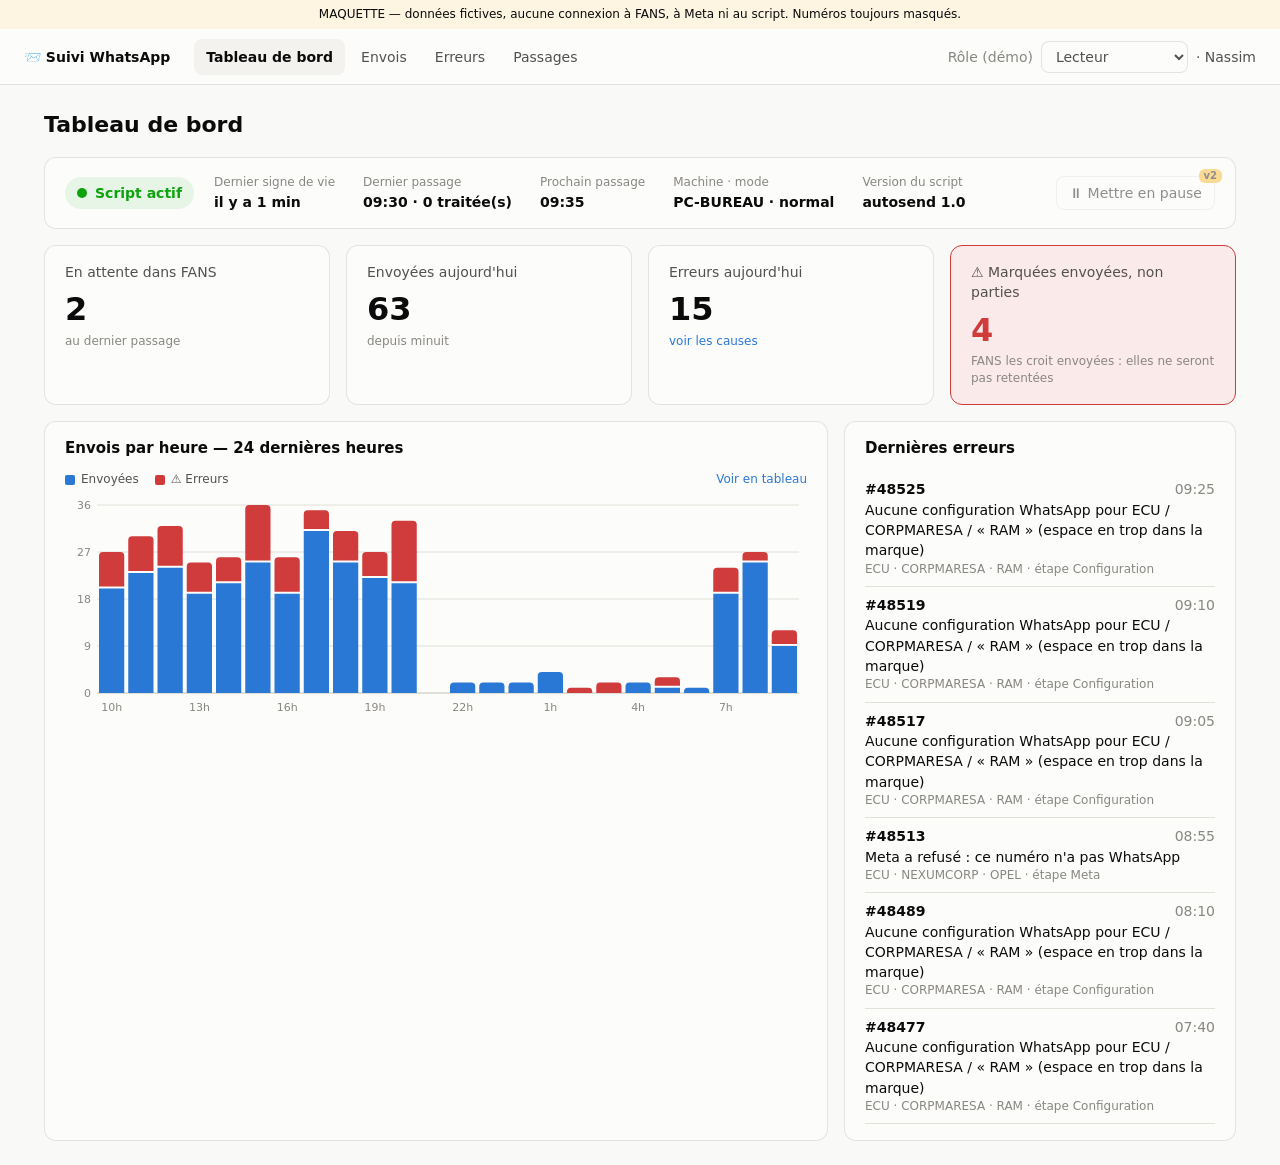
<file: interface-suivi/maquette.html>
<!doctype html>
<html lang="fr">
<head>
<meta charset="utf-8">
<meta name="viewport" content="width=device-width, initial-scale=1">
<title>Suivi des envois WhatsApp — maquette</title>
<style>
  :root {
    color-scheme: light;
    --page: #f9f9f7; --surface: #fcfcfb; --surface-2: #f3f2ee;
    --ink: #0b0b0b; --ink-2: #52514e; --muted: #898781;
    --grid: #e1e0d9; --axis: #c3c2b7; --border: rgba(11,11,11,0.10);
    --series-ok: #2a78d6; --critical: #d03b3b; --good: #0ca30c; --warning: #fab219; --serious: #ec835a;
    --accent: #2a78d6; --accent-ink: #ffffff;
    --crit-bg: #fbeaea; --warn-bg: #fdf4e1; --good-bg: #e7f5e7;
  }
  @media (prefers-color-scheme: dark) {
    :root:where(:not([data-theme="light"])) {
      color-scheme: dark;
      --page: #0d0d0d; --surface: #1a1a19; --surface-2: #232321;
      --ink: #f0efec; --ink-2: #c3c2b7; --muted: #898781;
      --grid: #2c2c2a; --axis: #383835; --border: rgba(255,255,255,0.10);
      --series-ok: #3987e5; --accent: #3987e5;
      --crit-bg: #3a1d1d; --warn-bg: #3a2f14; --good-bg: #16301a;
    }
  }
  * { box-sizing: border-box; }
  body { margin: 0; font: 14px/1.45 system-ui, -apple-system, "Segoe UI", sans-serif; background: var(--page); color: var(--ink); }
  header { display: flex; align-items: center; gap: 24px; padding: 0 24px; height: 56px; background: var(--surface); border-bottom: 1px solid var(--border); position: sticky; top: 0; z-index: 5; }
  header .logo { font-weight: 700; white-space: nowrap; }
  header nav { display: flex; gap: 4px; flex: 1; }
  header nav a { padding: 8px 12px; border-radius: 8px; color: var(--ink-2); text-decoration: none; }
  header nav a.actif { background: var(--surface-2); color: var(--ink); font-weight: 600; }
  header .user { display: flex; align-items: center; gap: 8px; color: var(--ink-2); white-space: nowrap; }
  select, input, button { font: inherit; color: inherit; }
  select, input { background: var(--surface); border: 1px solid var(--border); border-radius: 8px; padding: 6px 10px; }
  .demo { background: var(--warn-bg); color: var(--ink); text-align: center; padding: 6px; font-size: 12px; }
  main { max-width: 1240px; margin: 0 auto; padding: 24px; }
  h1 { font-size: 22px; margin: 0 0 16px; }
  h2 { font-size: 15px; margin: 0 0 12px; }
  .carte { background: var(--surface); border: 1px solid var(--border); border-radius: 12px; padding: 16px 20px; overflow-x: auto; }
  .grille { display: grid; gap: 16px; }
  .g4 { grid-template-columns: repeat(4, 1fr); }
  .g2 { grid-template-columns: 2fr 1fr; }
  @media (max-width: 900px) { .g4 { grid-template-columns: repeat(2, 1fr); } .g2 { grid-template-columns: 1fr; } header nav { overflow-x: auto; } }
  .etat { display: flex; align-items: center; gap: 20px; flex-wrap: wrap; }
  .pastille { display: inline-flex; align-items: center; gap: 8px; padding: 6px 12px; border-radius: 999px; font-weight: 600; }
  .pastille::before { content: ""; width: 10px; height: 10px; border-radius: 50%; background: currentColor; }
  .p-ok { background: var(--good-bg); color: var(--good); }
  .p-retard { background: var(--warn-bg); color: #b07800; }
  .p-ko { background: var(--crit-bg); color: var(--critical); }
  .etat dl { display: flex; gap: 28px; margin: 0; flex-wrap: wrap; }
  .etat dt { color: var(--muted); font-size: 12px; }
  .etat dd { margin: 0; font-weight: 600; }
  .tuile .val { font-size: 32px; font-weight: 700; margin-top: 4px; }
  .tuile .lib { color: var(--ink-2); }
  .tuile .sous { color: var(--muted); font-size: 12px; }
  .tuile.alerte { border-color: var(--critical); background: var(--crit-bg); }
  .tuile.alerte .val { color: var(--critical); }
  table { width: 100%; border-collapse: collapse; }
  th { text-align: left; color: var(--muted); font-weight: 500; font-size: 12px; padding: 8px; border-bottom: 1px solid var(--grid); white-space: nowrap; }
  td { padding: 8px; border-bottom: 1px solid var(--grid); vertical-align: top; }
  td.num, th.num { text-align: right; font-variant-numeric: tabular-nums; }
  tbody tr { cursor: pointer; }
  tbody tr:hover { background: var(--surface-2); }
  .badge { display: inline-flex; align-items: center; gap: 4px; padding: 2px 8px; border-radius: 6px; font-size: 12px; font-weight: 600; white-space: nowrap; }
  .b-ok { background: var(--good-bg); color: var(--good); }
  .b-ko { background: var(--crit-bg); color: var(--critical); }
  .b-fantome { background: var(--critical); color: #fff; }
  .b-mode { background: var(--warn-bg); color: #8a5e00; }
  .b-etape { background: var(--surface-2); color: var(--ink-2); }
  .filtres { display: flex; gap: 8px; flex-wrap: wrap; margin-bottom: 12px; align-items: center; }
  .filtres .plein { flex: 1; min-width: 160px; }
  .muted { color: var(--muted); }
  .lien { color: var(--accent); cursor: pointer; text-decoration: none; }
  .btn { background: var(--surface); border: 1px solid var(--border); border-radius: 8px; padding: 6px 12px; cursor: pointer; }
  .btn[disabled] { opacity: .45; cursor: not-allowed; }
  .btn-v2 { position: relative; }
  .btn-v2::after { content: "v2"; position: absolute; top: -8px; right: -8px; background: var(--warning); color: #0b0b0b; font-size: 10px; font-weight: 700; padding: 0 5px; border-radius: 6px; }
  /* graphique */
  .legende { display: flex; gap: 16px; font-size: 12px; color: var(--ink-2); margin-bottom: 8px; align-items: center; }
  .legende span { display: inline-flex; align-items: center; gap: 6px; }
  .legende i { width: 10px; height: 10px; border-radius: 2px; display: inline-block; }
  .legende .bascule { margin-left: auto; }
  svg text { fill: var(--muted); font-size: 11px; font-variant-numeric: tabular-nums; }
  .infobulle { position: fixed; pointer-events: none; background: var(--surface); border: 1px solid var(--border); border-radius: 8px; padding: 8px 10px; font-size: 12px; box-shadow: 0 4px 16px rgba(0,0,0,.12); display: none; z-index: 10; }
  .cause { display: flex; gap: 16px; align-items: flex-start; padding: 12px 0; border-bottom: 1px solid var(--grid); }
  .cause:last-child { border-bottom: 0; }
  .cause .nb { font-size: 22px; font-weight: 700; min-width: 48px; text-align: right; font-variant-numeric: tabular-nums; }
  .chrono { list-style: none; margin: 0; padding: 0; }
  .chrono li { display: flex; gap: 12px; padding: 8px 0; }
  .chrono .point { width: 12px; height: 12px; border-radius: 50%; margin-top: 4px; flex: none; }
  pre { background: var(--surface-2); padding: 12px; border-radius: 8px; overflow: auto; font-size: 12px; }
  td.detail { max-width: 260px; white-space: nowrap; overflow: hidden; text-overflow: ellipsis; }
  td { white-space: nowrap; }
  .vide { padding: 32px; text-align: center; color: var(--muted); }
</style>
</head>
<body>
<div class="demo">MAQUETTE — données fictives, aucune connexion à FANS, à Meta ni au script. Numéros toujours masqués.</div>
<header>
  <div class="logo">📨 Suivi WhatsApp</div>
  <nav id="nav">
    <a href="#/" data-p="tableau">Tableau de bord</a>
    <a href="#/envois" data-p="envois">Envois</a>
    <a href="#/erreurs" data-p="erreurs">Erreurs</a>
    <a href="#/passages" data-p="passages">Passages</a>
  </nav>
  <div class="user">
    <label class="muted" for="role">Rôle (démo)</label>
    <select id="role"><option value="lecteur">Lecteur</option><option value="operateur">Opérateur (v2)</option><option value="admin">Administrateur</option></select>
    <span>· Nassim</span>
  </div>
</header>
<main id="page"></main>
<div class="infobulle" id="bulle"></div>

<script>
// ───────────── Données fictives (déterministes) ─────────────
let graine = 7;
const alea = () => (graine = (graine * 16807) % 2147483647) / 2147483647;
const choisir = (t) => t[Math.floor(alea() * t.length)];
const MAINTENANT = new Date("2026-11-12T09:32:00");
const CONFIGS = [
  { pays: "ECU", importateur: "NEXUMCORP", marque: "PEUGEOT", ind: "593" },
  { pays: "ECU", importateur: "NEXUMCORP", marque: "OPEL", ind: "593" },
  { pays: "ECU", importateur: "CORPMARESA", marque: "Jeep", ind: "593" },
  { pays: "ECU", importateur: "CORPMARESA", marque: "RAM ", ind: "593" },
  { pays: "BOL", importateur: "VENSA", marque: "PEUGEOT", ind: "591" },
  { pays: "BOL", importateur: "VENSA", marque: "CITROEN", ind: "591" },
  { pays: "CHL", importateur: "DERCO", marque: "JEEP", ind: "56" },
];
const CONCESSIONS = { ECU: ["Quito Norte", "Guayaquil Centro", "Cuenca"], BOL: ["Santa Cruz", "La Paz Sur"], CHL: ["Santiago Oriente", "Viña del Mar"] };
const ERREURS = [
  { etape: "config", http: null, message: "Aucune configuration WhatsApp pour ECU / CORPMARESA / « RAM  » (espace en trop dans la marque)", brut: "wab introuvable", fantome: false, filtre: (c) => c.marque === "RAM " },
  { etape: "meta", http: 400, message: "Meta a refusé : ce numéro n'a pas WhatsApp", brut: '{"error":{"code":131026,"message":"Message undeliverable"}}', fantome: true },
  { etape: "bot_client", http: 0, message: "Le bot du client ne répond pas (délai dépassé)", brut: "fetch failed: ETIMEDOUT", fantome: false },
  { etape: "fans", http: 500, message: "FANS n'a pas enregistré la date d'envoi", brut: "HTTP 500", fantome: false },
  { etape: "meta", http: 401, message: "Meta a refusé : jeton d'accès expiré", brut: '{"error":{"code":190,"message":"Error validating access token"}}', fantome: true },
];
const ETAPES = { config: "Configuration", bot_client: "Bot du client", fans: "FANS", meta: "Meta" };
const PRENOMS = ["Paolo", "María", "Luis", "Ana", "Jorge", "Carla", "Diego", "Sofía", "Andrés", "Valeria"];

const passages = [];
const envois = [];
let idEnquete = 48100;
for (let i = 0; i < 288; i++) { // 24 h de passages toutes les 5 min
  const debut = new Date(MAINTENANT.getTime() - (i * 5 + 2) * 60000);
  const h = debut.getHours();
  const actif = h >= 7 && h <= 20;
  const nb = actif ? Math.floor(alea() * 6) : (alea() < 0.1 ? 1 : 0);
  const p = { id: `P${String(288 - i).padStart(4, "0")}`, debut, duree: 0, attente: nb + Math.floor(alea() * 3), traitees: nb, ok: 0, ko: 0, mode: i === 140 ? "dry-run" : "normal", machine: "PC-BUREAU" };
  for (let k = 0; k < nb; k++) {
    let c = choisir(CONFIGS);
    const t = new Date(debut.getTime() + k * 3500 + 900);
    let err = null;
    if (c.marque === "RAM ") err = ERREURS[0];
    else if (alea() < 0.09) err = choisir(ERREURS.slice(1, 4));
    if (h === 3 && alea() < 0.8) err = ERREURS[4];
    const e = {
      id: idEnquete++, survey: alea() < 0.65 ? 1 : 2, date: t, passage: p.id, ...c,
      concession: choisir(CONCESSIONS[c.pays]), prenom: choisir(PRENOMS),
      tel: c.ind + "•••••" + String(Math.floor(alea() * 9000 + 1000)),
      statut: p.mode === "dry-run" ? "simule" : err ? "erreur" : "ok", erreur: p.mode === "dry-run" ? null : err,
      wamid: err ? null : "wamid.HBgM" + Math.floor(alea() * 1e9),
    };
    envois.push(e);
    if (e.statut === "ok") p.ok++; else if (e.statut === "erreur") p.ko++;
  }
  p.duree = 1 + nb * 3.4 + alea();
  passages.push(p);
}
// numéros d'enquête croissants dans le temps (les plus récentes en premier dans les listes)
[...envois].reverse().forEach((e, i) => (e.id = 48100 + i));
const fantomes = envois.filter((e) => e.erreur?.fantome);

// ───────────── Outils ─────────────
const $ = (s) => document.querySelector(s);
const fmtH = (d) => d.toLocaleTimeString("fr-FR", { hour: "2-digit", minute: "2-digit" });
const fmtDH = (d) => d.toLocaleDateString("fr-FR", { day: "2-digit", month: "2-digit" }) + " " + fmtH(d);
const esc = (s) => String(s).replace(/[&<>"]/g, (c) => ({ "&": "&amp;", "<": "&lt;", ">": "&gt;", '"': "&quot;" }[c]));
const badgeStatut = (e) => e.statut === "ok" ? '<span class="badge b-ok">✓ Envoyée</span>'
  : e.statut === "simule" ? '<span class="badge b-mode">Simulation</span>'
  : e.erreur.fantome ? '<span class="badge b-fantome">⚠ Marquée envoyée, non partie</span>'
  : '<span class="badge b-ko">✕ Erreur</span>';
const role = () => $("#role").value;
const boutonV2 = (libelle) => `<button class="btn btn-v2" disabled title="Prévu en v2 (rôle Opérateur)">${libelle}</button>`;

// ───────────── Pages ─────────────
function pageTableau() {
  const jour = envois.filter((e) => e.date.toDateString() === MAINTENANT.toDateString());
  const ok = jour.filter((e) => e.statut === "ok").length, ko = jour.filter((e) => e.statut === "erreur").length;
  const fJour = jour.filter((e) => e.erreur?.fantome).length;
  const dernier = passages[0];
  return `
  <h1>Tableau de bord</h1>
  <div class="carte etat" style="margin-bottom:16px">
    <span class="pastille p-ok">Script actif</span>
    <dl>
      <div><dt>Dernier signe de vie</dt><dd>il y a 1 min</dd></div>
      <div><dt>Dernier passage</dt><dd>${fmtH(dernier.debut)} · ${dernier.traitees} traitée(s)</dd></div>
      <div><dt>Prochain passage</dt><dd>${fmtH(new Date(dernier.debut.getTime() + 5 * 60000))}</dd></div>
      <div><dt>Machine · mode</dt><dd>${dernier.machine} · normal</dd></div>
      <div><dt>Version du script</dt><dd>autosend 1.0</dd></div>
    </dl>
    <span style="margin-left:auto; display:flex; gap:8px">${boutonV2("⏸ Mettre en pause")}</span>
  </div>
  <div class="grille g4" style="margin-bottom:16px">
    <div class="carte tuile"><div class="lib">En attente dans FANS</div><div class="val">${dernier.attente}</div><div class="sous">au dernier passage</div></div>
    <div class="carte tuile"><div class="lib">Envoyées aujourd'hui</div><div class="val">${ok}</div><div class="sous">depuis minuit</div></div>
    <div class="carte tuile"><div class="lib">Erreurs aujourd'hui</div><div class="val">${ko}</div><div class="sous"><a class="lien" href="#/erreurs">voir les causes</a></div></div>
    <div class="carte tuile ${fJour ? "alerte" : ""}"><div class="lib">⚠ Marquées envoyées, non parties</div><div class="val">${fJour}</div><div class="sous">FANS les croit envoyées : elles ne seront pas retentées</div></div>
  </div>
  <div class="grille g2">
    <div class="carte">
      <h2>Envois par heure — 24 dernières heures</h2>
      <div class="legende"><span><i style="background:var(--series-ok)"></i>Envoyées</span><span><i style="background:var(--critical)"></i>⚠ Erreurs</span>
        <a class="lien bascule" id="basculeTable">Voir en tableau</a></div>
      <div id="graphique"></div>
    </div>
    <div class="carte">
      <h2>Dernières erreurs</h2>
      ${envois.filter((e) => e.statut === "erreur").slice(0, 6).map((e) => `
        <div style="padding:8px 0; border-bottom:1px solid var(--grid); cursor:pointer" onclick="location.hash='#/enquete/${e.id}'">
          <div style="display:flex; justify-content:space-between; gap:8px"><b>#${e.id}</b><span class="muted">${fmtH(e.date)}</span></div>
          <div>${esc(e.erreur.message)}</div>
          <div class="muted" style="font-size:12px">${e.pays} · ${e.importateur} · ${esc(e.marque.trim())} · étape ${ETAPES[e.erreur.etape]}</div>
        </div>`).join("")}
    </div>
  </div>`;
}

function dessinerGraphique() {
  const zone = $("#graphique"); if (!zone) return;
  const heures = [];
  for (let i = 23; i >= 0; i--) {
    const fin = new Date(MAINTENANT); fin.setMinutes(0, 0, 0); fin.setHours(fin.getHours() - i + 1);
    const debut = new Date(fin.getTime() - 3600000);
    const dans = envois.filter((e) => e.date >= debut && e.date < fin);
    heures.push({ debut, ok: dans.filter((e) => e.statut === "ok").length, ko: dans.filter((e) => e.statut === "erreur").length });
  }
  zone._heures = heures;
  if (zone.dataset.vue === "table") {
    zone.innerHTML = `<table><thead><tr><th>Heure</th><th class="num">Envoyées</th><th class="num">Erreurs</th></tr></thead><tbody>${heures.map((h) => `<tr><td>${fmtH(h.debut)}</td><td class="num">${h.ok}</td><td class="num">${h.ko}</td></tr>`).join("")}</tbody></table>`;
    return;
  }
  const W = zone.clientWidth || 700, H = 220, m = { g: 32, d: 8, h: 8, b: 24 };
  const max = Math.max(5, ...heures.map((h) => h.ok + h.ko));
  const pas = Math.ceil(max / 4);
  const yMax = pas * 4;
  const lw = (W - m.g - m.d) / heures.length, bw = Math.max(4, lw - 4);
  const y = (v) => m.h + (H - m.h - m.b) * (1 - v / yMax);
  let s = `<svg width="${W}" height="${H}" role="img" aria-label="Envois et erreurs par heure">`;
  for (let v = 0; v <= yMax; v += pas) s += `<line x1="${m.g}" x2="${W - m.d}" y1="${y(v)}" y2="${y(v)}" stroke="var(${v ? "--grid" : "--axis"})"/><text x="${m.g - 6}" y="${y(v) + 4}" text-anchor="end">${v}</text>`;
  heures.forEach((h, i) => {
    const x = m.g + i * lw + (lw - bw) / 2;
    const yOk = y(h.ok), yKo = y(h.ok + h.ko);
    if (h.ok) s += `<path d="${barre(x, yOk, bw, y(0) - yOk, !h.ko)}" fill="var(--series-ok)"/>`;
    if (h.ko) s += `<path d="${barre(x, yKo, bw, yOk - yKo - (h.ok ? 2 : 0), true)}" fill="var(--critical)"/>`;
    if (i % 3 === 0) s += `<text x="${x + bw / 2}" y="${H - 6}" text-anchor="middle">${h.debut.getHours()}h</text>`;
    s += `<rect x="${m.g + i * lw}" y="${m.h}" width="${lw}" height="${H - m.h - m.b}" fill="transparent" data-i="${i}"/>`;
  });
  zone.innerHTML = s + "</svg>";
  const bulle = $("#bulle");
  zone.querySelectorAll("rect[data-i]").forEach((r) => {
    r.addEventListener("mousemove", (ev) => {
      const h = heures[r.dataset.i];
      bulle.innerHTML = `<b>${fmtH(h.debut)} – ${fmtH(new Date(h.debut.getTime() + 3600000))}</b><br>Envoyées : ${h.ok}<br>⚠ Erreurs : ${h.ko}`;
      bulle.style.display = "block"; bulle.style.left = ev.clientX + 12 + "px"; bulle.style.top = ev.clientY + 12 + "px";
      r.setAttribute("fill", "rgba(127,127,127,.08)");
    });
    r.addEventListener("mouseleave", () => { bulle.style.display = "none"; r.setAttribute("fill", "transparent"); });
  });
}
function barre(x, y, w, h, arrondi) { // haut arrondi 4px, base droite sur l'axe
  if (h <= 0) return "";
  const r = arrondi ? Math.min(4, w / 2, h) : 0;
  return `M${x},${y + h} V${y + r} Q${x},${y} ${x + r},${y} H${x + w - r} Q${x + w},${y} ${x + w},${y + r} V${y + h} Z`;
}

const filtres = { statut: "", importateur: "", marque: "", survey: "", texte: "" };
function pageEnvois() {
  const liste = envois.filter((e) =>
    (!filtres.statut || (filtres.statut === "fantome" ? e.erreur?.fantome : e.statut === filtres.statut)) &&
    (!filtres.importateur || e.importateur === filtres.importateur) &&
    (!filtres.marque || e.marque.trim() === filtres.marque) &&
    (!filtres.survey || String(e.survey) === filtres.survey) &&
    (!filtres.texte || String(e.id).includes(filtres.texte)));
  const opt = (vals, cle, lib) => `<select data-f="${cle}"><option value="">${lib}</option>${vals.map((v) => `<option ${filtres[cle] === v ? "selected" : ""} value="${v}">${v}</option>`).join("")}</select>`;
  return `
  <h1>Envois</h1>
  <div class="carte">
    <div class="filtres">
      <select><option>24 dernières heures</option><option>7 derniers jours</option><option>30 derniers jours</option></select>
      <select data-f="statut"><option value="">Tous les statuts</option>
        <option value="ok" ${filtres.statut === "ok" ? "selected" : ""}>Envoyées</option>
        <option value="erreur" ${filtres.statut === "erreur" ? "selected" : ""}>En erreur</option>
        <option value="fantome" ${filtres.statut === "fantome" ? "selected" : ""}>Marquées envoyées, non parties</option>
        <option value="simule" ${filtres.statut === "simule" ? "selected" : ""}>Simulations</option></select>
      ${opt([...new Set(CONFIGS.map((c) => c.importateur))], "importateur", "Tous les importateurs")}
      ${opt([...new Set(CONFIGS.map((c) => c.marque.trim()))], "marque", "Toutes les marques")}
      <select data-f="survey"><option value="">Enquêtes 1 et 2</option><option value="1" ${filtres.survey === "1" ? "selected" : ""}>1 · Après-vente</option><option value="2" ${filtres.survey === "2" ? "selected" : ""}>2 · Vente</option></select>
      <input class="plein" data-f="texte" placeholder="N° d'enquête…" value="${esc(filtres.texte)}">
      <button class="btn">⬇ Export CSV</button>
    </div>
    <div class="muted" style="margin-bottom:8px">${liste.length} enquête(s)</div>
    <table><thead><tr><th>Heure</th><th>Enquête</th><th>Type</th><th>Pays</th><th>Importateur</th><th>Marque</th><th>Concession</th><th>Téléphone</th><th>Statut</th><th>Détail</th></tr></thead>
    <tbody>${liste.slice(0, 80).map((e) => `<tr onclick="location.hash='#/enquete/${e.id}'">
      <td>${fmtDH(e.date)}</td><td>#${e.id}</td><td>${e.survey === 1 ? "Après-vente" : "Vente"}</td><td>${e.pays}</td><td>${e.importateur}</td><td>${esc(e.marque.trim())}</td><td>${e.concession}</td><td class="muted">${e.tel}</td>
      <td>${badgeStatut(e)}</td><td class="muted detail" title="${e.erreur ? esc(e.erreur.message) : ""}">${e.erreur ? esc(e.erreur.message) : e.statut === "ok" ? "Accepté par Meta" : "Rien envoyé (dry-run)"}</td></tr>`).join("")}</tbody></table>
    ${liste.length > 80 ? `<div class="vide">… ${liste.length - 80} de plus (pagination)</div>` : ""}
    ${liste.length === 0 ? '<div class="vide">Aucune enquête pour ces filtres.</div>' : ""}
  </div>`;
}

function pageErreurs() {
  const erreurs = envois.filter((e) => e.statut === "erreur");
  const groupes = {};
  for (const e of erreurs) (groupes[e.erreur.message] ||= { ...e.erreur, liste: [] }).liste.push(e);
  const tri = Object.values(groupes).sort((a, b) => b.fantome - a.fantome || b.liste.length - a.liste.length);
  const conseils = { config: "Corriger la marque / l'importateur dans FANS ou ajouter la configuration WhatsApp correspondante.", meta: "Vérifier le numéro du client ou renouveler le jeton Meta du compte.", bot_client: "Vérifier que le bot du client tourne (pm2) et répond.", fans: "Vérifier l'API FANS." };
  return `
  <h1>Erreurs <span class="muted" style="font-size:14px; font-weight:400">· 24 dernières heures · regroupées par cause</span></h1>
  ${fantomes.length ? `<div class="carte" style="border-color:var(--critical); background:var(--crit-bg); margin-bottom:16px">
    <b>⚠ ${fantomes.length} enquête(s) marquées « envoyées » dans FANS mais jamais parties.</b>
    Le script a noté la date d'envoi dans FANS avant que Meta ne refuse le message : elles ne seront pas retentées automatiquement.
    <a class="lien" onclick="filtres.statut='fantome'; location.hash='#/envois'">Voir la liste</a></div>` : ""}
  <div class="carte">
    ${tri.map((g) => `<div class="cause">
      <div class="nb">${g.liste.length}</div>
      <div style="flex:1">
        <div><b>${esc(g.message)}</b> ${g.fantome ? '<span class="badge b-fantome">⚠ marquées envoyées</span>' : ""}</div>
        <div class="muted">Étape : <span class="badge b-etape">${ETAPES[g.etape]}</span> ${g.http !== null ? "· HTTP " + g.http : ""} · dernière à ${fmtH(g.liste[0].date)} ·
          ${[...new Set(g.liste.map((e) => e.importateur + " / " + e.marque.trim()))].join(", ")}</div>
        <div style="margin-top:4px">💡 ${conseils[g.etape]}</div>
        <div style="margin-top:6px; display:flex; gap:6px; flex-wrap:wrap">${g.liste.slice(0, 8).map((e) => `<a class="lien" href="#/enquete/${e.id}">#${e.id}</a>`).join(" ")}${g.liste.length > 8 ? " …" : ""}</div>
      </div>
      <div>${boutonV2("↻ Relancer")}</div>
    </div>`).join("")}
  </div>`;
}

function pagePassages() {
  return `
  <h1>Passages du script</h1>
  <div class="carte">
    <table><thead><tr><th>Début</th><th>Passage</th><th>Mode</th><th>Machine</th><th class="num">En attente</th><th class="num">Traitées</th><th class="num">Envoyées</th><th class="num">Erreurs</th><th class="num">Durée</th></tr></thead>
    <tbody>${passages.slice(0, 60).map((p) => `<tr onclick="filtres.texte=''; location.hash='#/envois'">
      <td>${fmtDH(p.debut)}</td><td class="muted">${p.id}</td><td>${p.mode === "normal" ? "normal" : '<span class="badge b-mode">' + p.mode + "</span>"}</td><td>${p.machine}</td>
      <td class="num">${p.attente}</td><td class="num">${p.traitees}</td><td class="num">${p.ok}</td><td class="num" style="${p.ko ? "color:var(--critical); font-weight:600" : ""}">${p.ko ? "⚠ " + p.ko : 0}</td><td class="num">${p.duree.toFixed(1)} s</td></tr>`).join("")}</tbody></table>
  </div>`;
}

function pageEnquete(id) {
  const e = envois.find((x) => x.id === Number(id));
  if (!e) return '<div class="vide">Enquête introuvable.</div>';
  const etapes = ["config", "bot_client", "fans", "meta"];
  const echec = e.erreur ? etapes.indexOf(e.erreur.etape) : 99;
  const libelles = { config: "Configuration WhatsApp trouvée", bot_client: "Bot du client : enquête enregistrée (/sending)", fans: "FANS : date d'envoi enregistrée", meta: "Meta : message accepté" };
  return `
  <p><a class="lien" onclick="history.back()">← Retour</a></p>
  <h1>Enquête #${e.id} ${badgeStatut(e)}</h1>
  <div class="grille g2">
    <div class="carte">
      <h2>Déroulé de l'envoi · ${fmtDH(e.date)} · passage ${e.passage}</h2>
      <ul class="chrono">${etapes.map((k, i) => {
        const etat = e.statut === "simule" ? "simule" : i < echec ? "ok" : i === echec ? "ko" : "non";
        const couleur = { ok: "var(--good)", ko: "var(--critical)", non: "var(--axis)", simule: "var(--warning)" }[etat];
        const txt = { ok: "✓ " + libelles[k], ko: "✕ " + ETAPES[k] + " : " + esc(e.erreur.message), non: "Non exécutée", simule: "Simulée (dry-run)" }[etat];
        return `<li><span class="point" style="background:${couleur}"></span><div>${txt}</div></li>`;
      }).join("")}</ul>
      ${e.erreur?.fantome ? `<div class="carte" style="background:var(--crit-bg); border-color:var(--critical); margin-top:8px">⚠ FANS indique cette enquête comme envoyée, mais le client n'a rien reçu. Elle ne sera pas retentée automatiquement.</div>` : ""}
      ${e.erreur ? `<details style="margin-top:12px"><summary class="lien">Réponse brute</summary><pre>${esc(e.erreur.brut)}</pre></details>` : `<p class="muted">Identifiant Meta du message : ${e.wamid || "—"}</p>`}
    </div>
    <div class="carte">
      <h2>Client</h2>
      <table><tbody>
        <tr><td class="muted">Prénom</td><td>${e.prenom}</td></tr>
        <tr><td class="muted">Téléphone</td><td>${e.tel} <span class="muted">(masqué)</span></td></tr>
        <tr><td class="muted">Enquête</td><td>${e.survey} · ${e.survey === 1 ? "Après-vente" : "Vente"}</td></tr>
        <tr><td class="muted">Pays</td><td>${e.pays}</td></tr>
        <tr><td class="muted">Importateur</td><td>${e.importateur}</td></tr>
        <tr><td class="muted">Marque</td><td>« ${esc(e.marque)} »</td></tr>
        <tr><td class="muted">Concession</td><td>${e.concession}</td></tr>
      </tbody></table>
      <h2 style="margin-top:16px">Actions</h2>
      <div style="display:flex; gap:8px; flex-wrap:wrap">${boutonV2("↻ Relancer")} ${boutonV2("🚫 Exclure ce numéro")}</div>
      <p class="muted" style="font-size:12px">Prévu en v2 pour le rôle Opérateur. Les actions seront exécutées par le script lui-même, jamais directement par l'interface.</p>
    </div>
  </div>`;
}

// ───────────── Navigation ─────────────
function afficher() {
  const h = location.hash.replace(/^#/, "") || "/";
  const [, p, arg] = h.split("/");
  const page = p === "envois" ? pageEnvois() : p === "erreurs" ? pageErreurs() : p === "passages" ? pagePassages() : p === "enquete" ? pageEnquete(arg) : pageTableau();
  $("#page").innerHTML = page;
  document.querySelectorAll("#nav a").forEach((a) => a.classList.toggle("actif", (a.dataset.p === "tableau" && !p) || a.dataset.p === p));
  dessinerGraphique();
  const b = $("#basculeTable");
  if (b) b.onclick = () => { const z = $("#graphique"); z.dataset.vue = z.dataset.vue === "table" ? "" : "table"; b.textContent = z.dataset.vue ? "Voir le graphique" : "Voir en tableau"; dessinerGraphique(); };
  document.querySelectorAll("[data-f]").forEach((el) => el.addEventListener(el.tagName === "INPUT" ? "input" : "change", () => {
    filtres[el.dataset.f] = el.value; const pos = el.selectionStart; afficher();
    const n = document.querySelector(`[data-f="${el.dataset.f}"]`); if (el.tagName === "INPUT") { n.focus(); n.setSelectionRange(pos, pos); }
  }));
  window.scrollTo(0, 0);
}
$("#role").addEventListener("change", () => alert("En v1, tous les rôles voient la même chose (lecture seule). Les boutons marqués « v2 » s'activeront pour le rôle Opérateur."));
window.addEventListener("hashchange", afficher);
window.addEventListener("resize", dessinerGraphique);
afficher();
</script>
</body>
</html>
</file>
